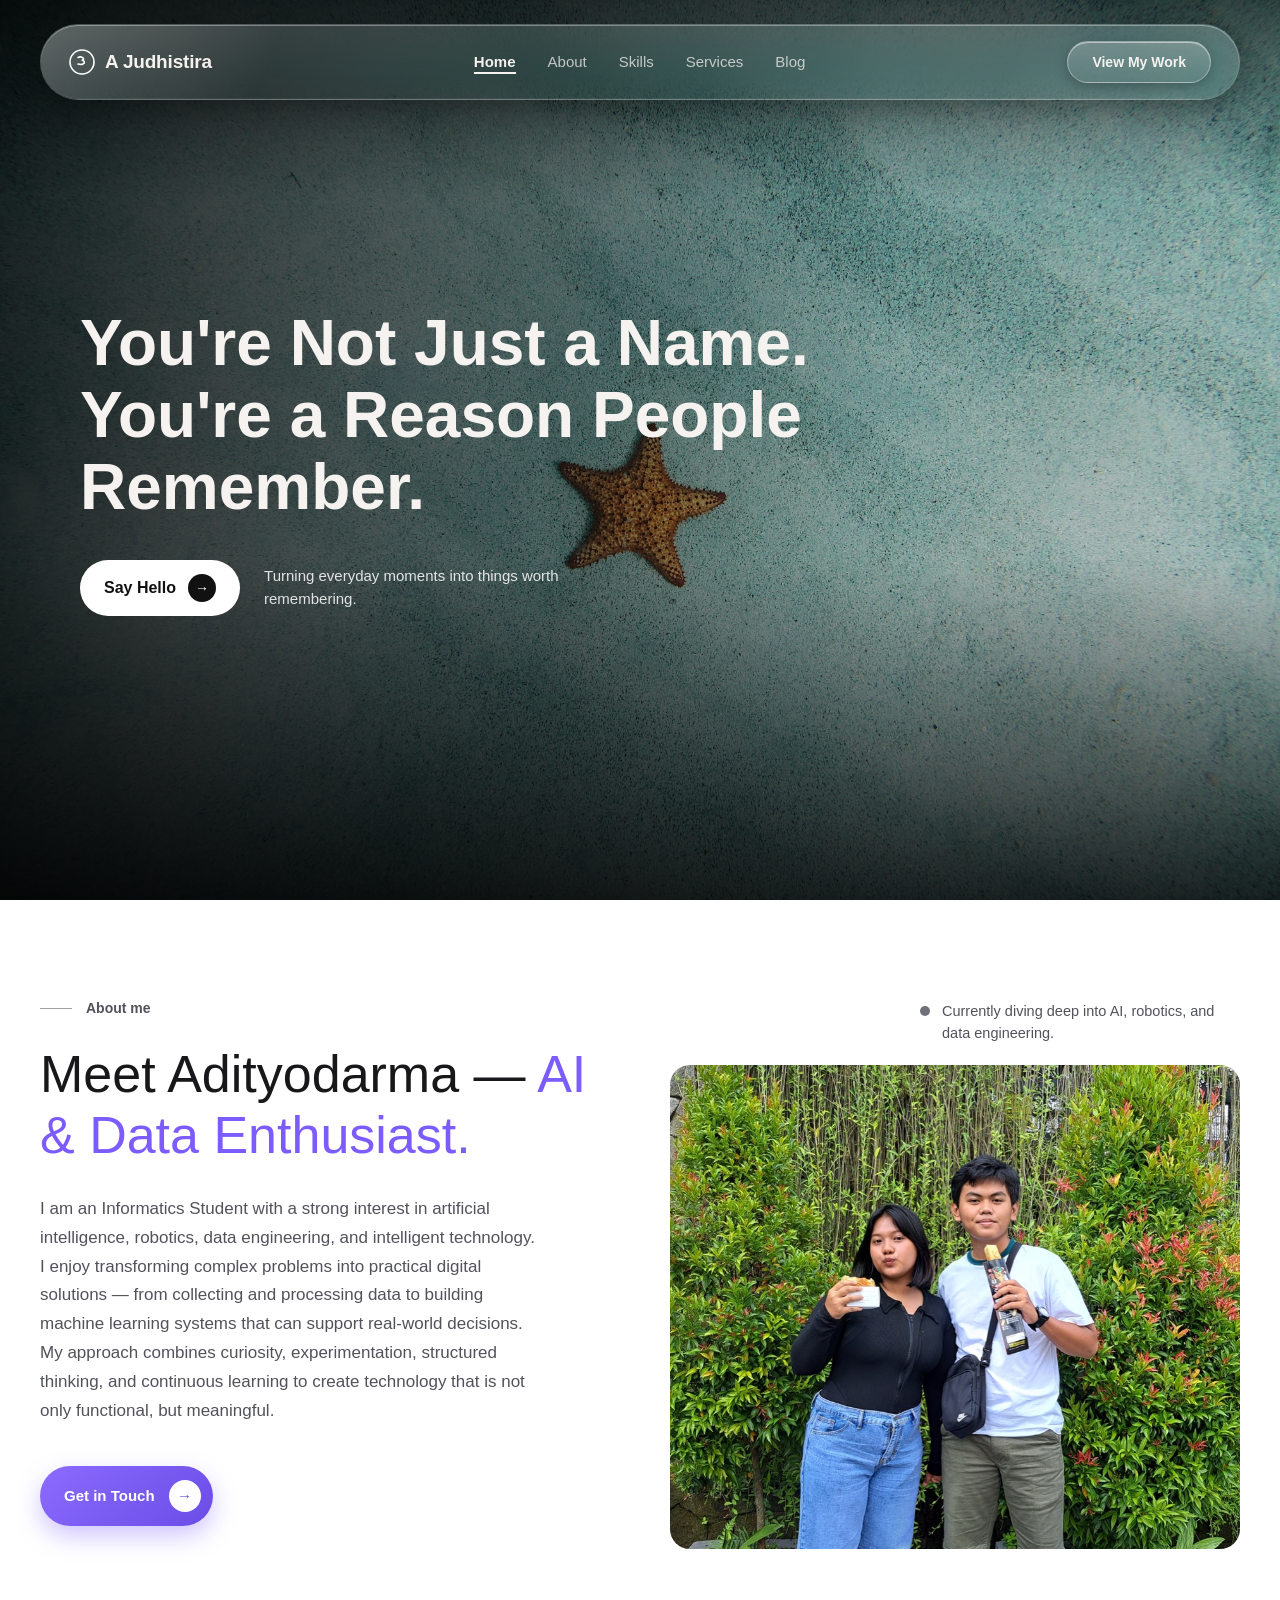
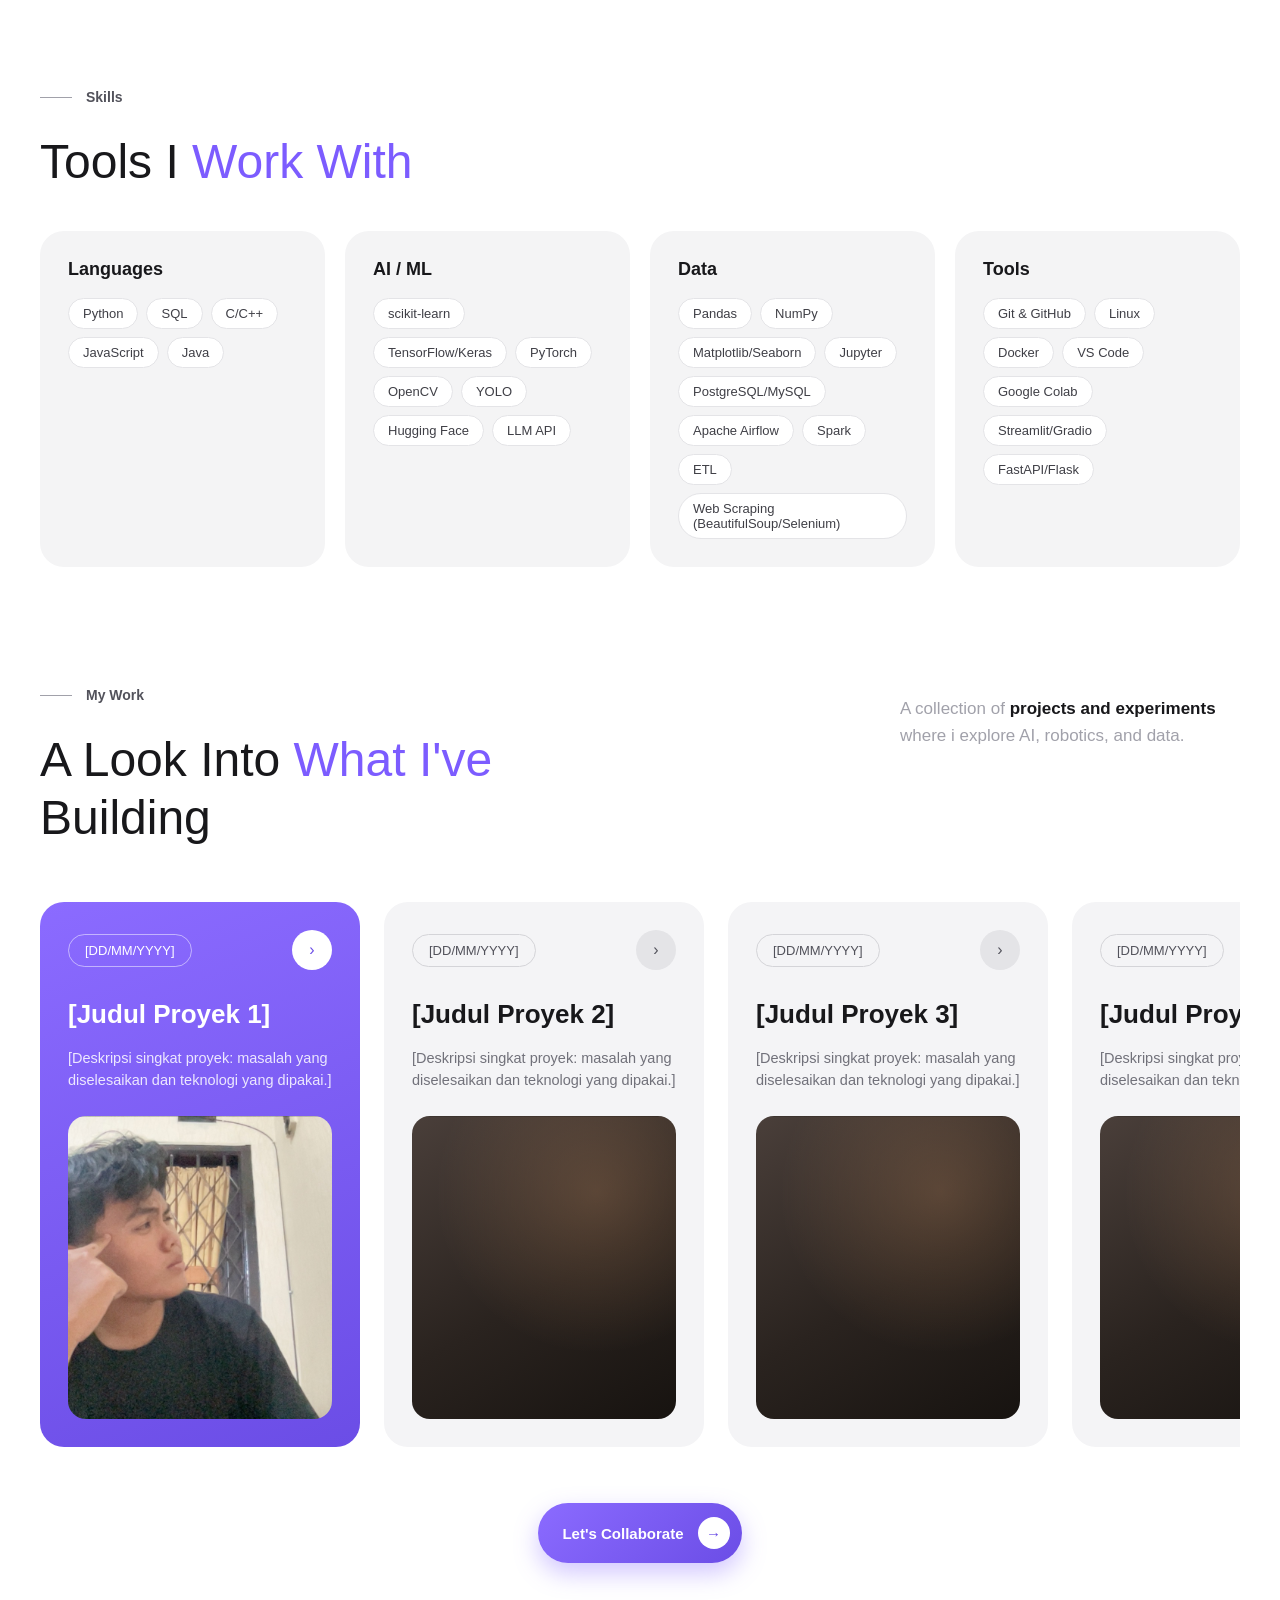
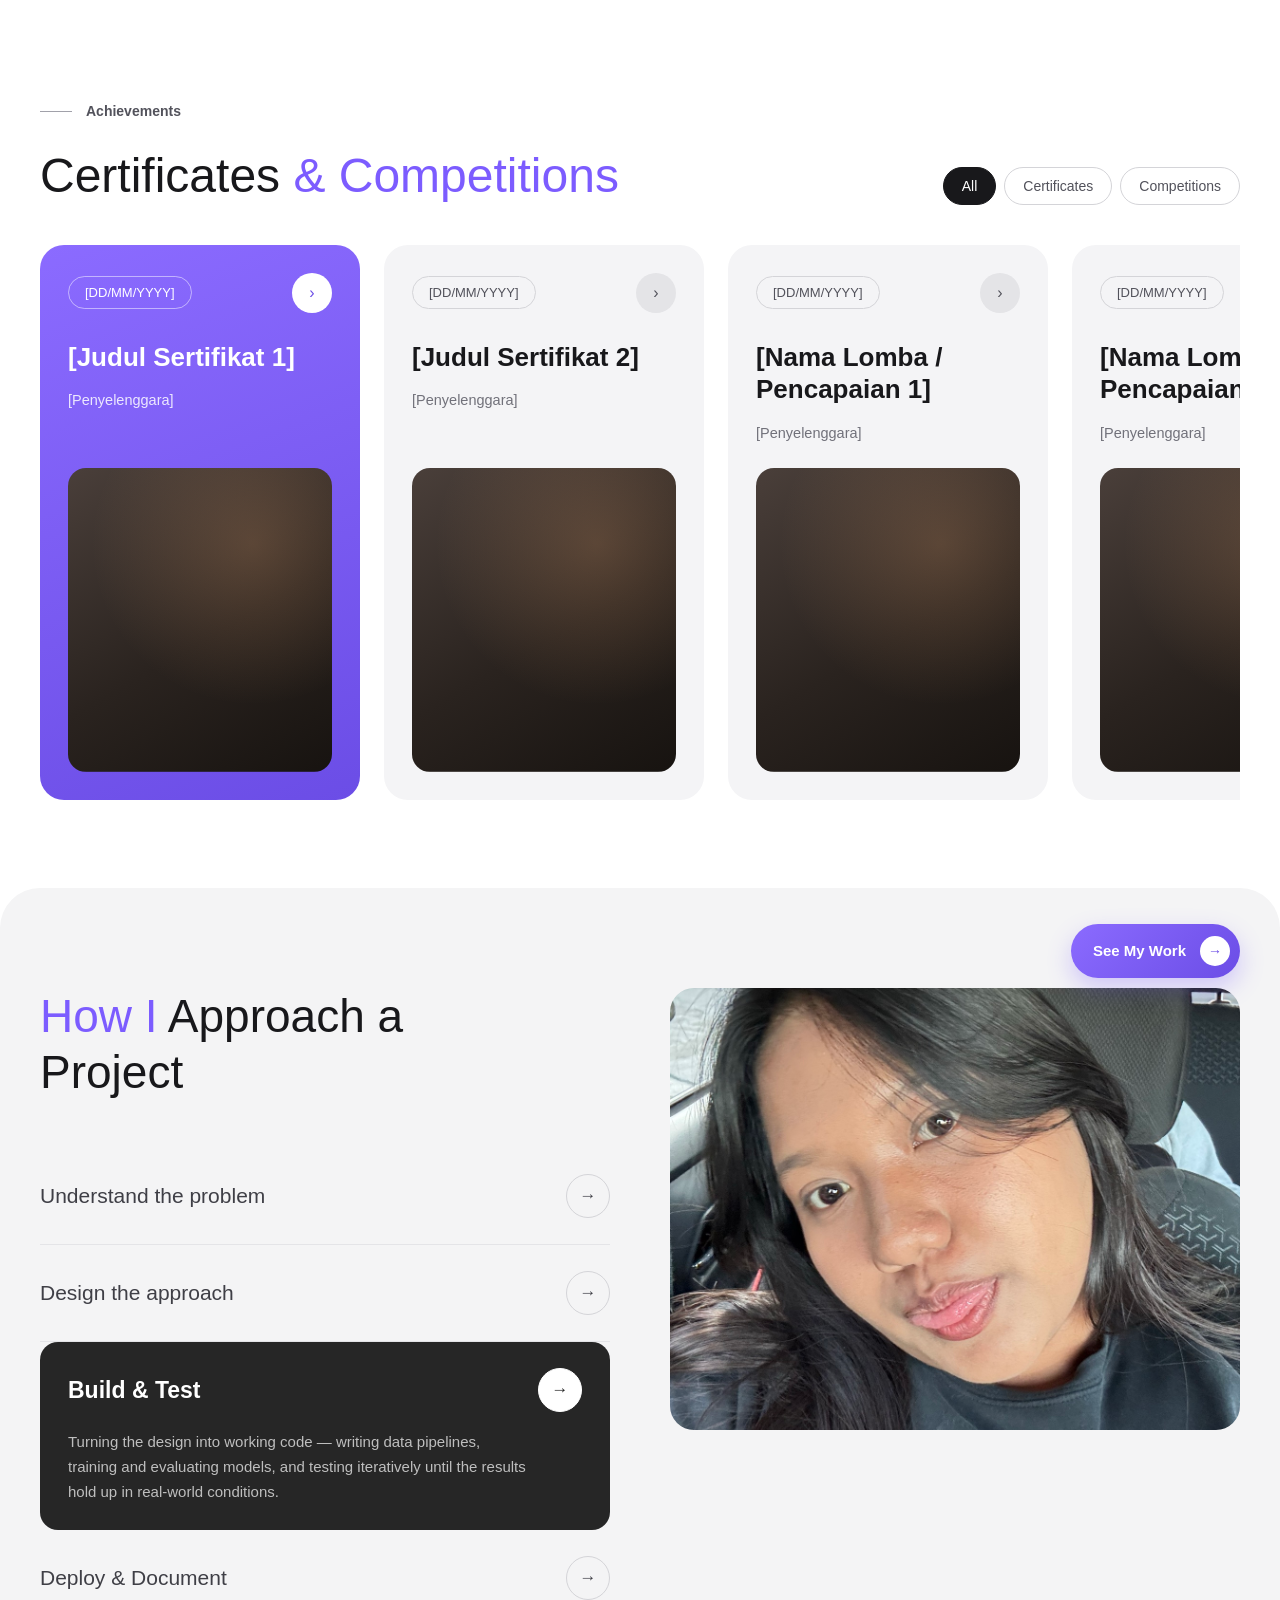
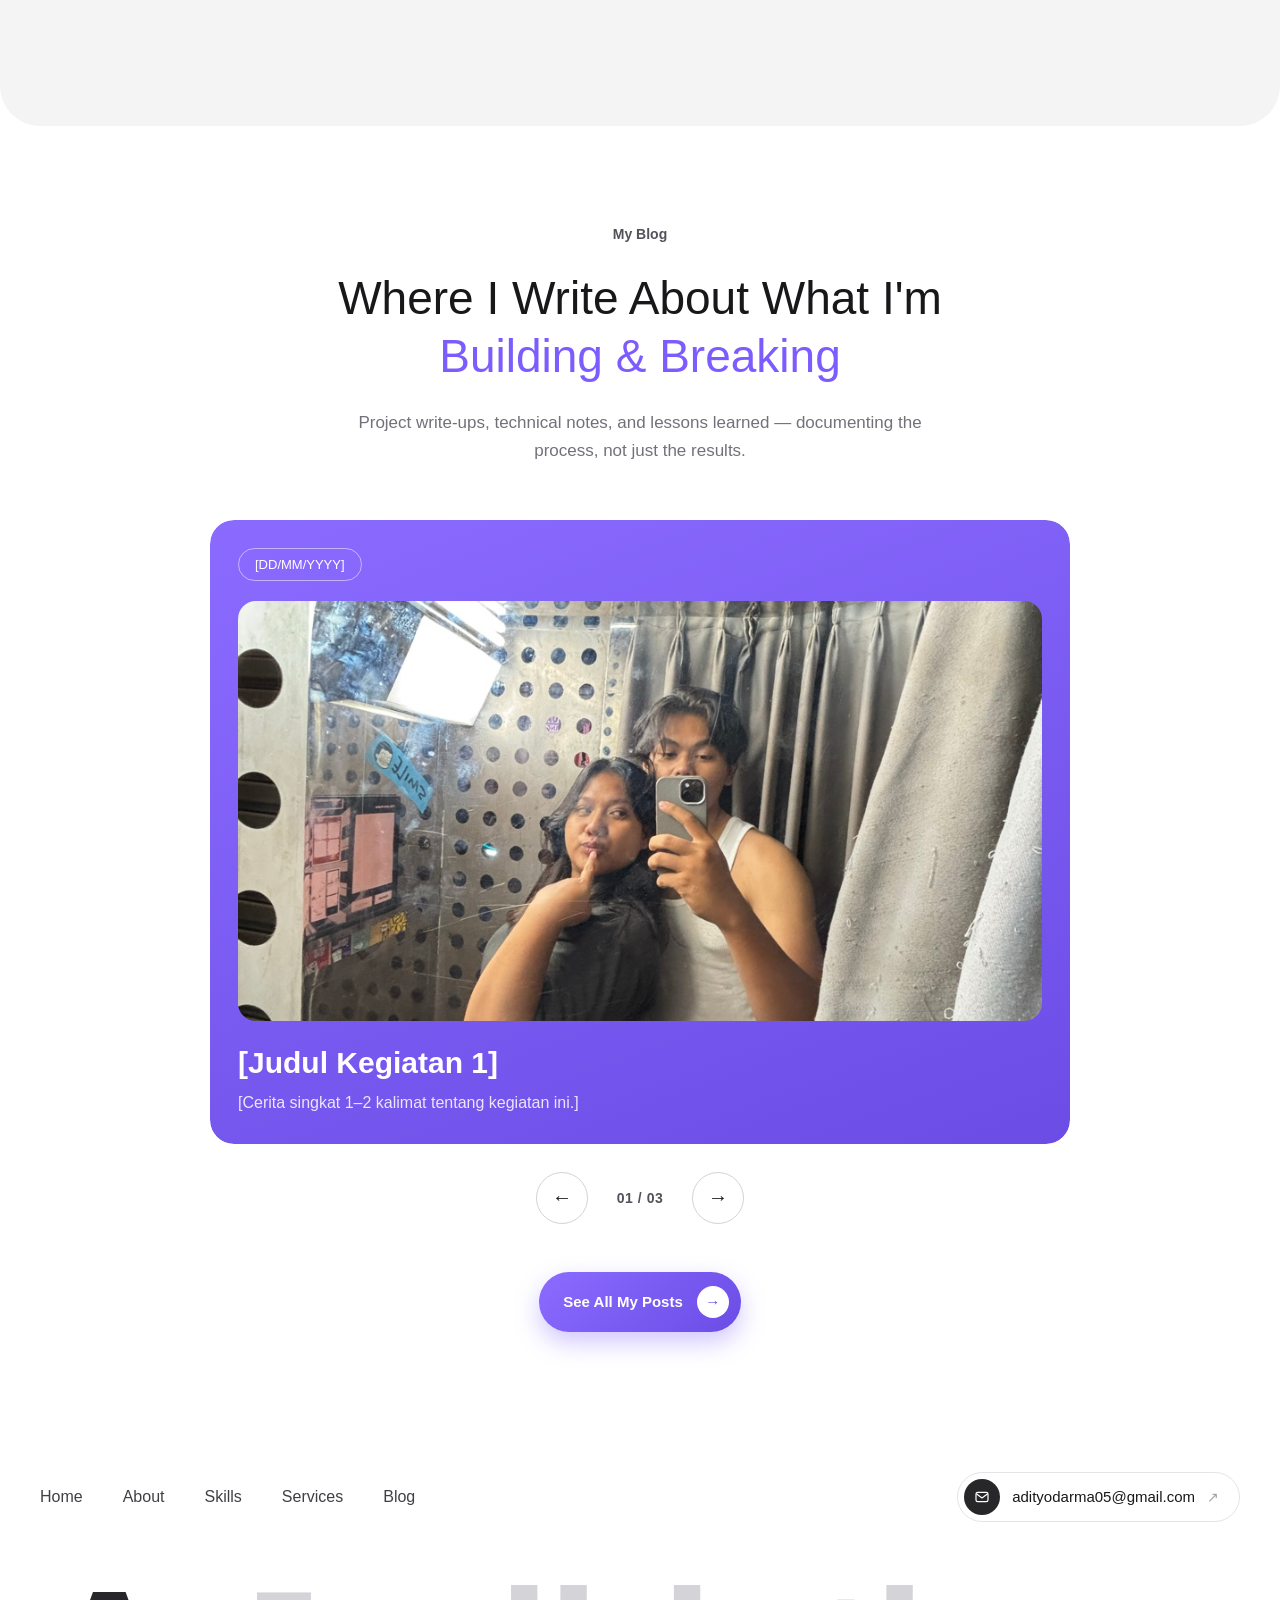
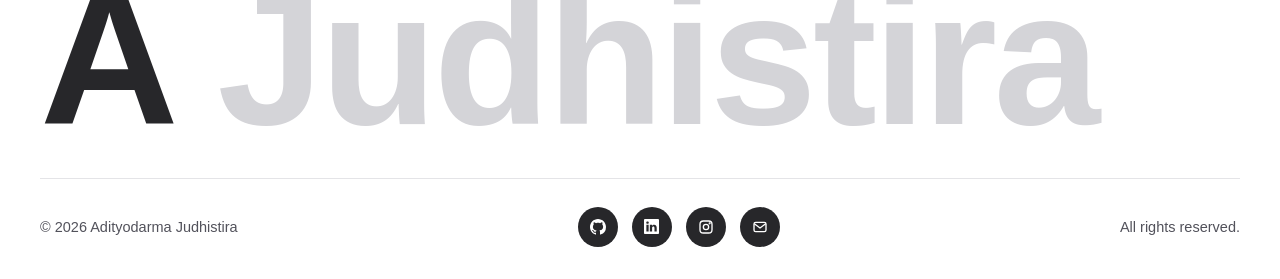
<file: index.html>
<!DOCTYPE html>
<html lang="id">

<head>
  <meta charset="UTF-8">
  <meta name="viewport" content="width=device-width, initial-scale=1.0">
  <title>Adityodarma Judhistira | Portofolio</title>
  <meta name="description"
    content="Portofolio Adityodarma Judhistira — mahasiswa Informatika dengan minat di AI, robotika, dan data engineering.">
  <meta name="author" content="Adityodarma Judhistira">
  <meta name="theme-color" content="#1f2a2a">
  <link rel="canonical" href="https://adityodarma.github.io/Portofolio/">

  <!-- Open Graph / preview link (WhatsApp, LinkedIn, dll) -->
  <meta property="og:type" content="website">
  <meta property="og:url" content="https://adityodarma.github.io/Portofolio/">
  <meta property="og:title" content="Adityodarma Judhistira | Portofolio">
  <meta property="og:description"
    content="Mahasiswa Informatika — AI, robotika, dan data engineering. Lihat proyek dan eksperimen saya.">
  <meta property="og:image" content="https://adityodarma.github.io/Portofolio/assets/images/og-image.jpg">
  <meta property="og:image:width" content="1200">
  <meta property="og:image:height" content="630">
  <meta name="twitter:card" content="summary_large_image">

  <link rel="icon" href="assets/favicon.svg" type="image/svg+xml">
  <link rel="stylesheet" href="css/style.css">
</head>

<body>

  <!-- ================= HERO ================= -->
  <section class="hero" id="home" data-nav-theme="dark">
    <div class="hero-bg"></div>
    <div class="hero-overlay"></div>

    <div class="navbar-wrap">
      <nav class="navbar">
        <div class="brand">
          <svg width="26" height="26" viewBox="0 0 26 26" fill="none" xmlns="http://www.w3.org/2000/svg">
            <circle cx="13" cy="13" r="12" stroke="white" stroke-width="1.6" />
            <path d="M9 8.5C9 8.5 11 7.5 13 8.2C15 8.9 15 10.8 13.2 11.3C15.6 11.6 16.2 14 14 15C12 15.9 9 15 9 15"
              stroke="white" stroke-width="1.6" stroke-linecap="round" stroke-linejoin="round" fill="none" />
          </svg>
          A Judhistira
        </div>
        <div class="nav-links">
          <a href="#home" class="active">Home</a>
          <a href="#about">About</a>
          <a href="#skills">Skills</a>
          <a href="#services">Services</a>
          <a href="#blog">Blog</a>
        </div>
        <a href="#services" class="cta-glass">View My Work</a>
        <button class="hamburger" id="hamburgerBtn" aria-label="Menu" aria-controls="mobileNav" aria-expanded="false">
          <span></span><span></span><span></span>
        </button>
      </nav>
    </div>

    <!-- Mobile Nav Overlay -->
    <div class="nav-mobile" id="mobileNav">
      <a href="#home">Home</a>
      <a href="#about">About</a>
      <a href="#skills">Skills</a>
      <a href="#services">Services</a>
      <a href="#blog">Blog</a>
      <a href="#services">View My Work</a>
    </div>

    <div class="hero-content">
      <h1>You're Not Just a Name.<br>You're a Reason People Remember.</h1>
      <div class="hero-cta-row">
        <a href="#contact" class="btn-white">Say Hello <span class="arrow">→</span></a>
        <p class="hero-sub">Turning everyday moments into things worth remembering.</p>
      </div>
    </div>
  </section>

  <!-- ================= ABOUT ================= -->
  <section class="about" id="about" data-nav-theme="light">
    <div class="left reveal">
      <div class="eyebrow"><span class="line"></span><span>About me</span></div>

      <h2 class="about-title">Meet Adityodarma — <span class="accent">AI & Data Enthusiast.</span></h2>

      <p class="lead">
        I am an Informatics Student with a strong interest in artificial intelligence, robotics, data engineering, and
        intelligent technology. I enjoy transforming complex problems into practical digital solutions — from collecting
        and processing data to
        building machine learning systems that can support real-world decisions. My approach combines curiosity,
        experimentation, structured thinking, and continuous learning to create
        technology that is not only functional, but meaningful.
      </p>

      <a href="#contact" class="btn-primary">Get in Touch <span class="arrow">→</span></a>
    </div>

    <div class="right">
      <div class="top-note">
        <span class="dot"></span>
        <p>Currently diving deep into AI, robotics, and data engineering.</p>
      </div>

      <div class="media-wrap">
        <div class="main-photo" style="background-image: url(assets/images/about-main.jpg);"></div>

      </div>
    </div>
  </section>

  <!-- ================= SKILLS ================= -->
  <section class="skills" id="skills" data-nav-theme="light">
    <div class="skills-header">
      <div class="eyebrow"><span class="line"></span><span>Skills</span></div>
      <h2 class="skills-title">Tools I <span class="accent">Work With</span></h2>
    </div>

    <div class="skills-grid">
      <div class="skill-group">
        <h3>Languages</h3>
        <ul class="skill-tags">
          <li>Python</li>
          <li>SQL</li>
          <li>C/C++</li>
          <li>JavaScript</li>
          <li>Java</li>
        </ul>
      </div>

      <div class="skill-group">
        <h3>AI / ML</h3>
        <ul class="skill-tags">
          <li>scikit-learn</li>
          <li>TensorFlow/Keras</li>
          <li>PyTorch</li>
          <li>OpenCV</li>
          <li>YOLO</li>
          <li>Hugging Face</li>
          <li>LLM API</li>
        </ul>
      </div>

      <div class="skill-group">
        <h3>Data</h3>
        <ul class="skill-tags">
          <li>Pandas</li>
          <li>NumPy</li>
          <li>Matplotlib/Seaborn</li>
          <li>Jupyter</li>
          <li>PostgreSQL/MySQL</li>
          <li>Apache Airflow</li>
          <li>Spark</li>
          <li>ETL</li>
          <li>Web Scraping (BeautifulSoup/Selenium)</li>
        </ul>
      </div>

      <div class="skill-group">
        <h3>Tools</h3>
        <ul class="skill-tags">
          <li>Git &amp; GitHub</li>
          <li>Linux</li>
          <li>Docker</li>
          <li>VS Code</li>
          <li>Google Colab</li>
          <li>Streamlit/Gradio</li>
          <li>FastAPI/Flask</li>
        </ul>
      </div>
    </div>
  </section>

  <!-- ================= SERVICES ================= -->
  <section class="services" id="services" data-nav-theme="light">
    <div class="services-header">
      <div>
        <div class="eyebrow"><span class="line"></span><span>My Work</span></div>
        <h2 class="services-title">A Look Into <span class="accent"> What I've</span><br>Building</h2>
      </div>

      <p class="header-note">
        A collection of <b>projects and experiments</b> where i explore AI, robotics, and data.
      </p>
    </div>

    <!--
      CARA MENAMBAH PROYEK: salin satu blok <div class="card plain"> di bawah (kartu pertama "primary" = kartu ungu sorotan).
      Foto: ganti <div class="card-photo"></div> menjadi
            <div class="card-photo" style="background-image: url('assets/images/NAMA-FILE.jpg');"></div>
      Teks [dalam kurung siku] hanya placeholder — ganti sebelum deploy.
    -->
    <div class="cards-scroll">
      <div class="card primary">
        <div class="card-top"><span class="date-pill">[DD/MM/YYYY]</span><span class="arrow-btn">›</span></div>
        <h3>[Judul Proyek 1]</h3>
        <p class="desc">[Deskripsi singkat proyek: masalah yang diselesaikan dan teknologi yang dipakai.]</p>
        <div class="card-photo" style="background-image: url('assets/images/service-1.jpg');"></div>
      </div>

      <div class="card plain">
        <div class="card-top"><span class="date-pill">[DD/MM/YYYY]</span><span class="arrow-btn">›</span></div>
        <h3>[Judul Proyek 2]</h3>
        <p class="desc">[Deskripsi singkat proyek: masalah yang diselesaikan dan teknologi yang dipakai.]</p>
        <div class="card-photo"></div>
      </div>

      <div class="card plain">
        <div class="card-top"><span class="date-pill">[DD/MM/YYYY]</span><span class="arrow-btn">›</span></div>
        <h3>[Judul Proyek 3]</h3>
        <p class="desc">[Deskripsi singkat proyek: masalah yang diselesaikan dan teknologi yang dipakai.]</p>
        <div class="card-photo"></div>
      </div>

      <div class="card plain">
        <div class="card-top"><span class="date-pill">[DD/MM/YYYY]</span><span class="arrow-btn">›</span></div>
        <h3>[Judul Proyek 4]</h3>
        <p class="desc">[Deskripsi singkat proyek: masalah yang diselesaikan dan teknologi yang dipakai.]</p>
        <div class="card-photo"></div>
      </div>
    </div>

    <div class="cta-row">
      <a href="mailto:adityodarma05@gmail.com?subject=Hello%20from%20your%20portfolio" class="btn-primary">Let's Collaborate <span class="arrow">→</span></a>
    </div>
  </section>

  <!-- ================= ACHIEVEMENTS ================= -->
  <!--
    CARA MENAMBAH ITEM: salin satu blok <div class="card plain" ...> di bawah (struktur sama dengan kartu My Work), lalu ubah:
      - data-category → "sertifikat" atau "lomba" (dipakai tombol filter)
      - date-pill, h3, desc → tanggal, judul, penyelenggara
      - card-photo → isi style="background-image: url('assets/images/NAMA-FILE.jpg');" kalau ada gambar
      - Kalau ada link sertifikat, bungkus <span class="arrow-btn">›</span> dengan <a href="URL" target="_blank" rel="noopener"> dan pindahkan class arrow-btn ke <a>
    Teks [dalam kurung siku] hanya placeholder — ganti atau hapus sebelum deploy.
  -->
  <section class="achievements" id="achievements" data-nav-theme="light">
    <div class="ach-header">
      <div>
        <div class="eyebrow"><span class="line"></span><span>Achievements</span></div>
        <h2 class="ach-title">Certificates <span class="accent">&amp; Competitions</span></h2>
      </div>

      <div class="ach-filters" role="group" aria-label="Filter achievements">
        <button type="button" class="ach-filter active" data-filter="all">All</button>
        <button type="button" class="ach-filter" data-filter="sertifikat">Certificates</button>
        <button type="button" class="ach-filter" data-filter="lomba">Competitions</button>
      </div>
    </div>

    <div class="cards-scroll">
      <div class="card primary" data-category="sertifikat">
        <div class="card-top"><span class="date-pill">[DD/MM/YYYY]</span><span class="arrow-btn">›</span></div>
        <h3>[Judul Sertifikat 1]</h3>
        <p class="desc">[Penyelenggara]</p>
        <div class="card-photo"></div>
      </div>

      <div class="card plain" data-category="sertifikat">
        <div class="card-top"><span class="date-pill">[DD/MM/YYYY]</span><span class="arrow-btn">›</span></div>
        <h3>[Judul Sertifikat 2]</h3>
        <p class="desc">[Penyelenggara]</p>
        <div class="card-photo"></div>
      </div>

      <div class="card plain" data-category="lomba">
        <div class="card-top"><span class="date-pill">[DD/MM/YYYY]</span><span class="arrow-btn">›</span></div>
        <h3>[Nama Lomba / Pencapaian 1]</h3>
        <p class="desc">[Penyelenggara]</p>
        <div class="card-photo"></div>
      </div>

      <div class="card plain" data-category="lomba">
        <div class="card-top"><span class="date-pill">[DD/MM/YYYY]</span><span class="arrow-btn">›</span></div>
        <h3>[Nama Lomba / Pencapaian 2]</h3>
        <p class="desc">[Penyelenggara]</p>
        <div class="card-photo"></div>
      </div>
    </div>
  </section>

  <!-- ================= PROCESS ================= -->
  <section class="process" data-nav-theme="light">
    <div class="left">
      <h2 class="process-title"><span class="accent">How I</span> Approach a Project</h2>

      <div class="accordion-item">
        <div class="row">
          <span class="title">Understand the problem</span>
          <span class="arrow-circle">→</span>
        </div>
      </div>

      <div class="accordion-item">
        <div class="row">
          <span class="title">Design the approach</span>
          <span class="arrow-circle">→</span>
        </div>
      </div>

      <div class="accordion-item active">
        <div class="row">
          <span class="title">Build & Test</span>
          <span class="arrow-circle">→</span>
        </div>
        <p class="desc">
          Turning the design into working code — writing data pipelines, training and
          evaluating models, and testing iteratively until the results hold up in
          real-world conditions.
        </p>
      </div>

      <div class="accordion-item" style="border-bottom: none;">
        <div class="row">
          <span class="title">Deploy & Document</span>
          <span class="arrow-circle">→</span>
        </div>
      </div>
    </div>

    <div class="right">
      <a href="#contact" class="learn-more">See My Work <span class="arrow">→</span></a>
      <div class="process-photo" style="background-image: url(assets/images/process.jpg);"></div>
    </div>
  </section>

  <!-- ================= BLOG ================= -->
  <section class="blog" id="blog" data-nav-theme="light">
    <div class="blog-header">
      <div class="eyebrow" style="justify-content:center;"><span>My Blog</span></div>
      <h2 class="blog-title">Where I Write About What I'm <span class="accent">Building & Breaking</span>
      </h2>
      <p class="sub">
        Project write-ups, technical notes, and lessons learned — documenting the process, not just the results.
      </p>
    </div>

    <!--
      CARA MENAMBAH KEGIATAN: salin satu blok <div class="card plain blog-slide"> di bawah (urutan: tanggal, foto, judul, cerita).
      Foto: <div class="card-photo" style="background-image: url('assets/images/NAMA-FILE.jpg');"></div>
      Counter "01 / 03" dan tombol panah menyesuaikan jumlah slide otomatis.
      Teks [dalam kurung siku] hanya placeholder — ganti sebelum deploy.
    -->
    <div class="blog-carousel" id="blogCarousel">
      <div class="blog-viewport">
        <div class="blog-track">
        <div class="card primary blog-slide">
          <span class="date-pill">[DD/MM/YYYY]</span>
          <div class="card-photo" style="background-image: url('assets/images/blog-1.jpg');"></div>
          <h3>[Judul Kegiatan 1]</h3>
          <p class="desc">[Cerita singkat 1–2 kalimat tentang kegiatan ini.]</p>
        </div>

        <div class="card plain blog-slide">
          <span class="date-pill">[DD/MM/YYYY]</span>
          <div class="card-photo"></div>
          <h3>[Judul Kegiatan 2]</h3>
          <p class="desc">[Cerita singkat 1–2 kalimat tentang kegiatan ini.]</p>
        </div>

        <div class="card plain blog-slide">
          <span class="date-pill">[DD/MM/YYYY]</span>
          <div class="card-photo"></div>
          <h3>[Judul Kegiatan 3]</h3>
          <p class="desc">[Cerita singkat 1–2 kalimat tentang kegiatan ini.]</p>
        </div>
        </div>
      </div>

      <div class="blog-controls">
        <button type="button" class="blog-nav" id="blogPrev" aria-label="Previous post">←</button>
        <span class="blog-counter" id="blogCounter" aria-live="polite">01 / 03</span>
        <button type="button" class="blog-nav" id="blogNext" aria-label="Next post">→</button>
      </div>
    </div>

    <div class="cta-row">
      <a href="blog.html" class="btn-primary">See All My Posts <span class="arrow">→</span></a>
    </div>
  </section>

  <!-- ================= FOOTER ================= -->
  <footer id="contact" data-nav-theme="light">
    <div class="footer-nav">
      <div class="nav-links2">
        <a href="#home">Home</a>
        <a href="#about">About</a>
        <a href="#skills">Skills</a>
        <a href="#services">Services</a>
        <a href="#blog">Blog</a>
      </div>
      <a href="mailto:adityodarma05@gmail.com?subject=Hello%20from%20your%20portfolio"
        class="contact-pill">
        <span class="contact-icon" aria-hidden="true">
          <svg width="16" height="16" viewBox="0 0 24 24" fill="none" stroke="currentColor" stroke-width="1.8" stroke-linecap="round" stroke-linejoin="round">
            <rect x="3" y="5" width="18" height="14" rx="2.5" />
            <path d="m4 7.5 8 6 8-6" />
          </svg>
        </span>
        <span class="contact-text">adityodarma05@gmail.com</span>
        <span class="contact-arrow" aria-hidden="true">↗</span>
      </a>
    </div>

    <div class="brand-huge">
      <span class="dark">A</span> <span class="light">Judhistira</span>
    </div>

    <hr>

    <div class="bottom-bar">
      <div class="bottom-left">
        <span>&copy; 2026 Adityodarma Judhistira</span>
      </div>

      <div class="socials">
        <a href="https://github.com/AdityoDarma" target="_blank" rel="noopener" aria-label="GitHub">
          <svg width="16" height="16" viewBox="0 0 16 16" fill="currentColor" aria-hidden="true">
            <path d="M8 0C3.58 0 0 3.58 0 8c0 3.54 2.29 6.53 5.47 7.59.4.07.55-.17.55-.38 0-.19-.01-.82-.01-1.49-2.01.37-2.53-.49-2.69-.94-.09-.23-.48-.94-.82-1.13-.28-.15-.68-.52-.01-.53.63-.01 1.08.58 1.23.82.72 1.21 1.87.87 2.33.66.07-.52.28-.87.51-1.07-1.78-.2-3.64-.89-3.64-3.95 0-.87.31-1.59.82-2.15-.08-.2-.36-1.02.08-2.12 0 0 .67-.21 2.2.82.64-.18 1.32-.27 2-.27.68 0 1.36.09 2 .27 1.53-1.04 2.2-.82 2.2-.82.44 1.1.16 1.92.08 2.12.51.56.82 1.27.82 2.15 0 3.07-1.87 3.75-3.65 3.95.29.25.54.73.54 1.48 0 1.07-.01 1.93-.01 2.2 0 .21.15.46.55.38A8.013 8.013 0 0016 8c0-4.42-3.58-8-8-8z"/>
          </svg>
        </a>
        <a href="https://www.linkedin.com/in/adityodarma-judhistira-278b33277/" target="_blank" rel="noopener" aria-label="LinkedIn">
          <svg width="15" height="15" viewBox="0 0 16 16" fill="currentColor" aria-hidden="true">
            <path d="M0 1.15C0 .52.52 0 1.17 0h13.66C15.48 0 16 .52 16 1.15v13.7c0 .63-.52 1.15-1.17 1.15H1.17C.52 16 0 15.48 0 14.85V1.15zm4.94 12.24V6.17H2.54v7.22h2.4zM3.74 5.18c.84 0 1.36-.55 1.36-1.25-.02-.71-.52-1.25-1.34-1.25-.82 0-1.36.54-1.36 1.25 0 .7.52 1.25 1.33 1.25h.01zm4.91 8.21V9.36c0-.22.02-.43.08-.58.17-.43.57-.88 1.23-.88.87 0 1.21.66 1.21 1.63v3.86h2.4V9.25c0-2.22-1.18-3.25-2.76-3.25-1.27 0-1.84.7-2.16 1.19v.02h-.02l.02-.02V6.17h-2.4c.03.68 0 7.22 0 7.22h2.4z"/>
          </svg>
        </a>
        <a href="https://www.instagram.com/a.drma/" target="_blank" rel="noopener" aria-label="Instagram">
          <svg width="16" height="16" viewBox="0 0 24 24" fill="none" stroke="currentColor" stroke-width="2" stroke-linecap="round" stroke-linejoin="round" aria-hidden="true">
            <rect x="3" y="3" width="18" height="18" rx="5" />
            <circle cx="12" cy="12" r="4" />
            <circle cx="17.5" cy="6.5" r="0.6" fill="currentColor" />
          </svg>
        </a>
        <a href="mailto:adityodarma05@gmail.com?subject=Hello%20from%20your%20portfolio" aria-label="Email">
          <svg width="16" height="16" viewBox="0 0 24 24" fill="none" stroke="currentColor" stroke-width="2" stroke-linecap="round" stroke-linejoin="round" aria-hidden="true">
            <rect x="3" y="5" width="18" height="14" rx="2.5" />
            <path d="m4 7.5 8 6 8-6" />
          </svg>
        </a>
      </div>

      <div class="bottom-right">
        <span>All rights reserved.</span>
      </div>
    </div>
  </footer>

  <script src="js/main.js"></script>
</body>

</html>
</file>
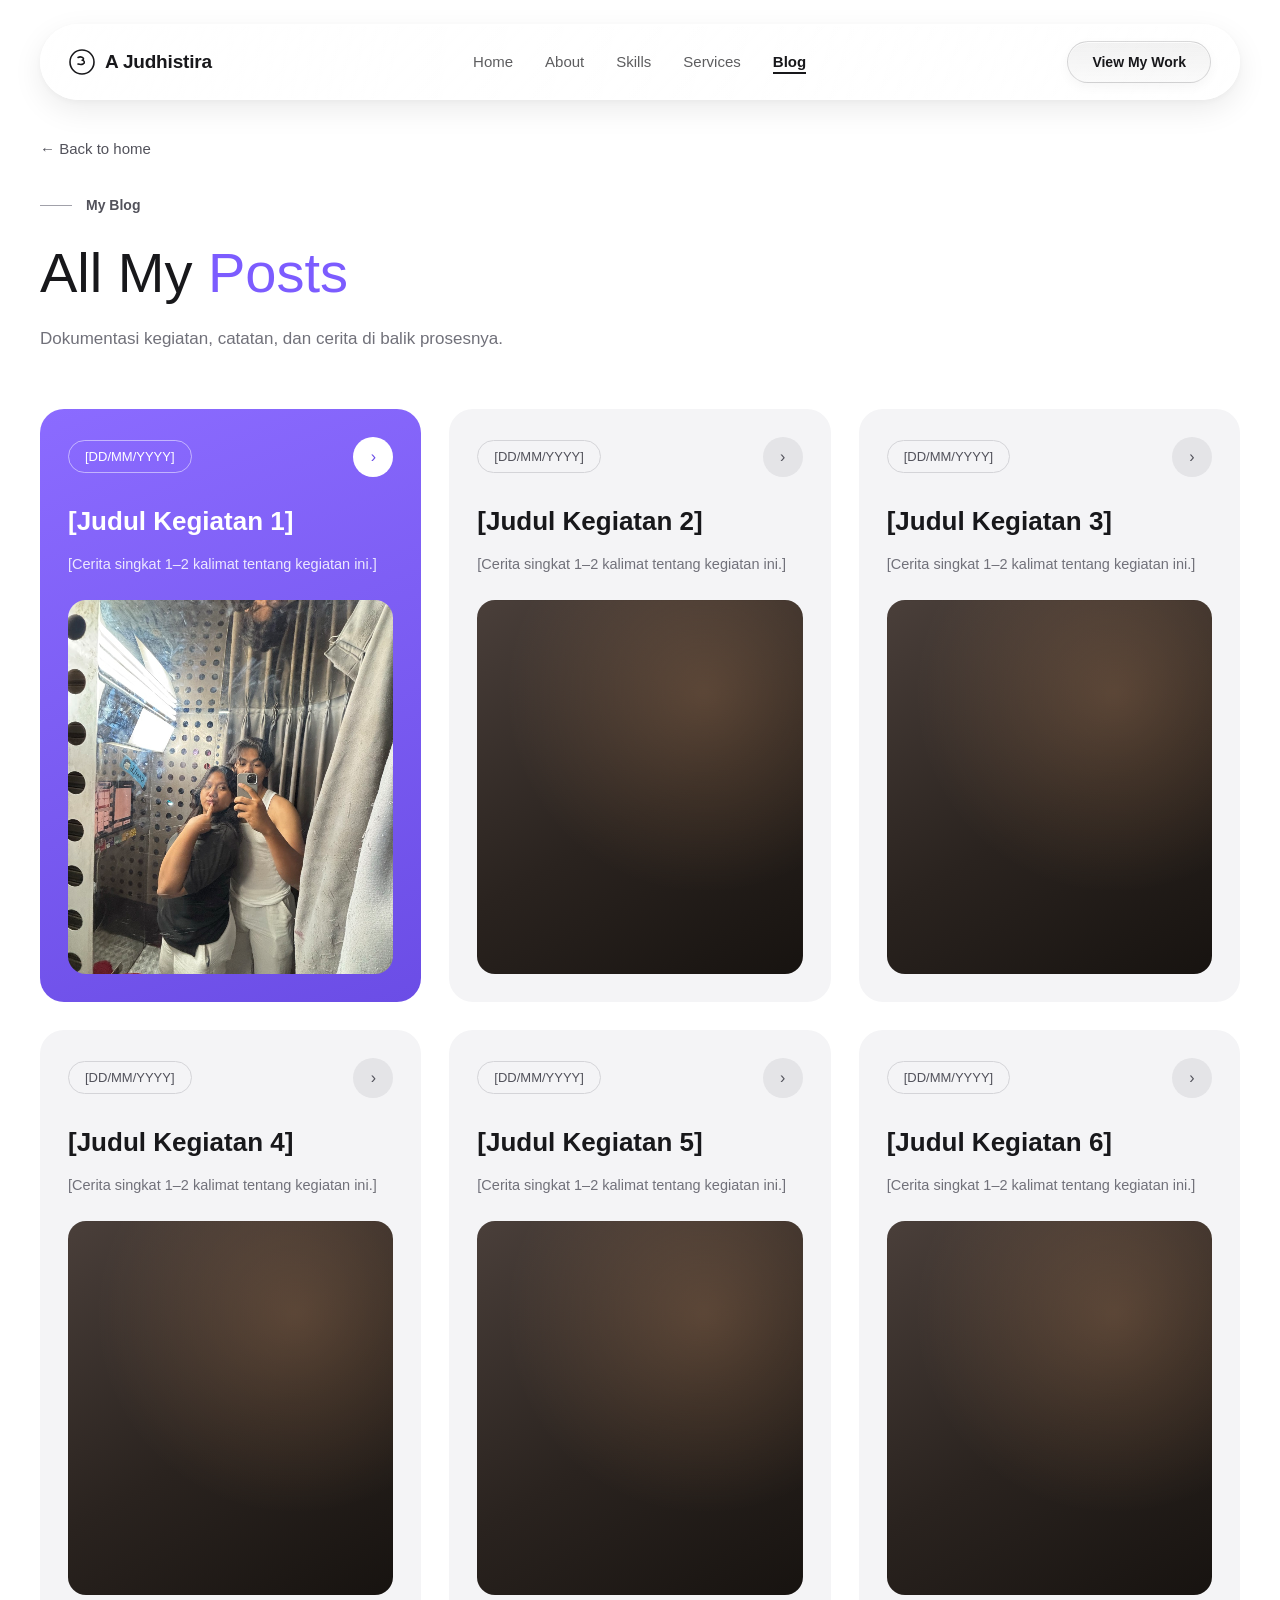
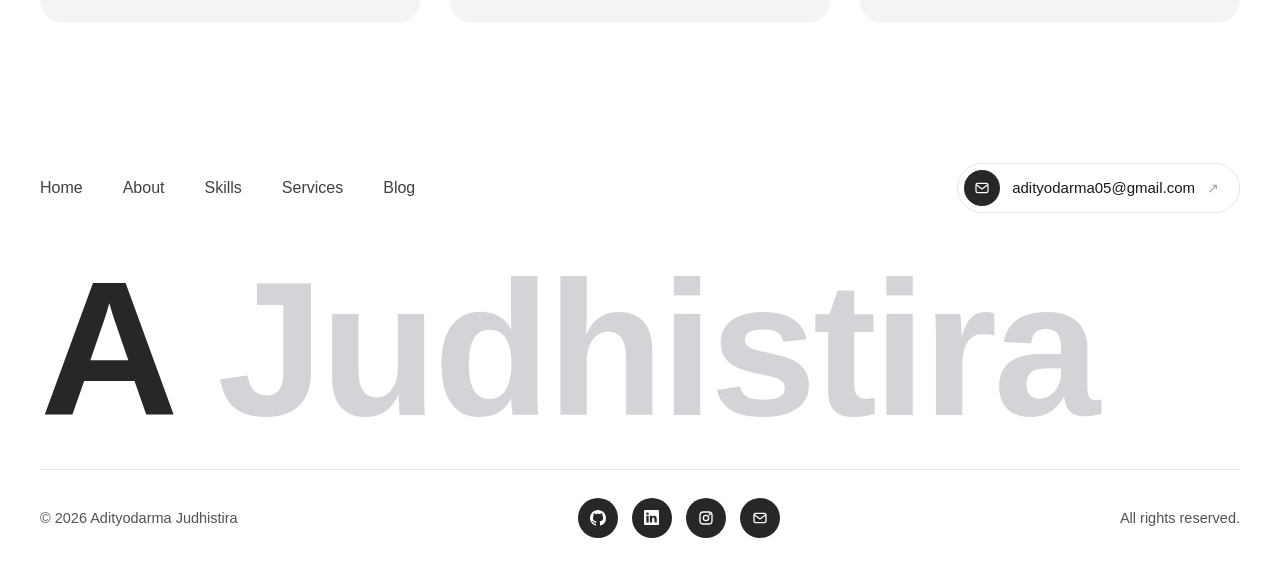
<file: blog.html>
<!DOCTYPE html>
<html lang="id">

<head>
  <meta charset="UTF-8">
  <meta name="viewport" content="width=device-width, initial-scale=1.0">
  <title>Blog | Adityodarma Judhistira</title>
  <meta name="description" content="Semua tulisan dan dokumentasi kegiatan Adityodarma Judhistira.">
  <meta name="author" content="Adityodarma Judhistira">
  <link rel="canonical" href="https://adityodarma.github.io/Portofolio/blog.html">

  <meta property="og:type" content="website">
  <meta property="og:url" content="https://adityodarma.github.io/Portofolio/blog.html">
  <meta property="og:title" content="Blog | Adityodarma Judhistira">
  <meta property="og:description" content="Semua tulisan dan dokumentasi kegiatan Adityodarma Judhistira.">
  <meta property="og:image" content="https://adityodarma.github.io/Portofolio/assets/images/og-image.jpg">
  <meta name="twitter:card" content="summary_large_image">

  <link rel="icon" href="assets/favicon.svg" type="image/svg+xml">
  <link rel="stylesheet" href="css/style.css">
</head>

<body>

  <div class="navbar-wrap">
      <nav class="navbar">
        <a href="index.html" class="brand" aria-label="Home">
          <svg width="26" height="26" viewBox="0 0 26 26" fill="none" xmlns="http://www.w3.org/2000/svg">
            <circle cx="13" cy="13" r="12" stroke="white" stroke-width="1.6" />
            <path d="M9 8.5C9 8.5 11 7.5 13 8.2C15 8.9 15 10.8 13.2 11.3C15.6 11.6 16.2 14 14 15C12 15.9 9 15 9 15"
              stroke="white" stroke-width="1.6" stroke-linecap="round" stroke-linejoin="round" fill="none" />
          </svg>
          A Judhistira
        </a>
        <div class="nav-links">
          <a href="index.html#home">Home</a>
          <a href="index.html#about">About</a>
          <a href="index.html#skills">Skills</a>
          <a href="index.html#services">Services</a>
          <a href="blog.html" class="active">Blog</a>
        </div>
        <a href="index.html#services" class="cta-glass">View My Work</a>
        <button class="hamburger" id="hamburgerBtn" aria-label="Menu" aria-controls="mobileNav" aria-expanded="false">
          <span></span><span></span><span></span>
        </button>
      </nav>
    </div>

    <!-- Mobile Nav Overlay -->
    <div class="nav-mobile" id="mobileNav">
      <a href="index.html#home">Home</a>
      <a href="index.html#about">About</a>
      <a href="index.html#skills">Skills</a>
      <a href="index.html#services">Services</a>
      <a href="blog.html">Blog</a>
      <a href="index.html#services">View My Work</a>
    </div>

  <!-- ================= ALL POSTS ================= -->
  <!--
    CARA MENAMBAH POST: salin satu blok <article class="card plain"> di bawah (struktur sama dengan kartu My Work).
    Foto: <div class="card-photo" style="background-image: url('assets/images/NAMA-FILE.jpg');"></div>
    Teks [dalam kurung siku] hanya placeholder — ganti atau hapus sebelum deploy.
  -->
  <section class="blog-page" data-nav-theme="light">
    <a href="index.html#blog" class="back-link">← Back to home</a>

    <div class="blog-page-header">
      <div class="eyebrow"><span class="line"></span><span>My Blog</span></div>
      <h1 class="blog-page-title">All My <span class="accent">Posts</span></h1>
      <p class="sub">Dokumentasi kegiatan, catatan, dan cerita di balik prosesnya.</p>
    </div>

    <div class="posts-grid">
      <article class="card primary">
        <div class="card-top"><span class="date-pill">[DD/MM/YYYY]</span><span class="arrow-btn">›</span></div>
        <h3>[Judul Kegiatan 1]</h3>
        <p class="desc">[Cerita singkat 1–2 kalimat tentang kegiatan ini.]</p>
        <div class="card-photo" style="background-image: url('assets/images/blog-1.jpg');"></div>
      </article>

      <article class="card plain">
        <div class="card-top"><span class="date-pill">[DD/MM/YYYY]</span><span class="arrow-btn">›</span></div>
        <h3>[Judul Kegiatan 2]</h3>
        <p class="desc">[Cerita singkat 1–2 kalimat tentang kegiatan ini.]</p>
        <div class="card-photo"></div>
      </article>

      <article class="card plain">
        <div class="card-top"><span class="date-pill">[DD/MM/YYYY]</span><span class="arrow-btn">›</span></div>
        <h3>[Judul Kegiatan 3]</h3>
        <p class="desc">[Cerita singkat 1–2 kalimat tentang kegiatan ini.]</p>
        <div class="card-photo"></div>
      </article>

      <article class="card plain">
        <div class="card-top"><span class="date-pill">[DD/MM/YYYY]</span><span class="arrow-btn">›</span></div>
        <h3>[Judul Kegiatan 4]</h3>
        <p class="desc">[Cerita singkat 1–2 kalimat tentang kegiatan ini.]</p>
        <div class="card-photo"></div>
      </article>

      <article class="card plain">
        <div class="card-top"><span class="date-pill">[DD/MM/YYYY]</span><span class="arrow-btn">›</span></div>
        <h3>[Judul Kegiatan 5]</h3>
        <p class="desc">[Cerita singkat 1–2 kalimat tentang kegiatan ini.]</p>
        <div class="card-photo"></div>
      </article>

      <article class="card plain">
        <div class="card-top"><span class="date-pill">[DD/MM/YYYY]</span><span class="arrow-btn">›</span></div>
        <h3>[Judul Kegiatan 6]</h3>
        <p class="desc">[Cerita singkat 1–2 kalimat tentang kegiatan ini.]</p>
        <div class="card-photo"></div>
      </article>
    </div>
  </section>

  <footer data-nav-theme="light">
    <div class="footer-nav">
      <div class="nav-links2">
        <a href="index.html#home">Home</a>
        <a href="index.html#about">About</a>
        <a href="index.html#skills">Skills</a>
        <a href="index.html#services">Services</a>
        <a href="blog.html">Blog</a>
      </div>
      <a href="mailto:adityodarma05@gmail.com?subject=Hello%20from%20your%20portfolio"
        class="contact-pill">
        <span class="contact-icon" aria-hidden="true">
          <svg width="16" height="16" viewBox="0 0 24 24" fill="none" stroke="currentColor" stroke-width="1.8" stroke-linecap="round" stroke-linejoin="round">
            <rect x="3" y="5" width="18" height="14" rx="2.5" />
            <path d="m4 7.5 8 6 8-6" />
          </svg>
        </span>
        <span class="contact-text">adityodarma05@gmail.com</span>
        <span class="contact-arrow" aria-hidden="true">↗</span>
      </a>
    </div>

    <div class="brand-huge">
      <span class="dark">A</span> <span class="light">Judhistira</span>
    </div>

    <hr>

    <div class="bottom-bar">
      <div class="bottom-left">
        <span>&copy; 2026 Adityodarma Judhistira</span>
      </div>

      <div class="socials">
        <a href="https://github.com/AdityoDarma" target="_blank" rel="noopener" aria-label="GitHub">
          <svg width="16" height="16" viewBox="0 0 16 16" fill="currentColor" aria-hidden="true">
            <path d="M8 0C3.58 0 0 3.58 0 8c0 3.54 2.29 6.53 5.47 7.59.4.07.55-.17.55-.38 0-.19-.01-.82-.01-1.49-2.01.37-2.53-.49-2.69-.94-.09-.23-.48-.94-.82-1.13-.28-.15-.68-.52-.01-.53.63-.01 1.08.58 1.23.82.72 1.21 1.87.87 2.33.66.07-.52.28-.87.51-1.07-1.78-.2-3.64-.89-3.64-3.95 0-.87.31-1.59.82-2.15-.08-.2-.36-1.02.08-2.12 0 0 .67-.21 2.2.82.64-.18 1.32-.27 2-.27.68 0 1.36.09 2 .27 1.53-1.04 2.2-.82 2.2-.82.44 1.1.16 1.92.08 2.12.51.56.82 1.27.82 2.15 0 3.07-1.87 3.75-3.65 3.95.29.25.54.73.54 1.48 0 1.07-.01 1.93-.01 2.2 0 .21.15.46.55.38A8.013 8.013 0 0016 8c0-4.42-3.58-8-8-8z"/>
          </svg>
        </a>
        <a href="https://www.linkedin.com/in/adityodarma-judhistira-278b33277/" target="_blank" rel="noopener" aria-label="LinkedIn">
          <svg width="15" height="15" viewBox="0 0 16 16" fill="currentColor" aria-hidden="true">
            <path d="M0 1.15C0 .52.52 0 1.17 0h13.66C15.48 0 16 .52 16 1.15v13.7c0 .63-.52 1.15-1.17 1.15H1.17C.52 16 0 15.48 0 14.85V1.15zm4.94 12.24V6.17H2.54v7.22h2.4zM3.74 5.18c.84 0 1.36-.55 1.36-1.25-.02-.71-.52-1.25-1.34-1.25-.82 0-1.36.54-1.36 1.25 0 .7.52 1.25 1.33 1.25h.01zm4.91 8.21V9.36c0-.22.02-.43.08-.58.17-.43.57-.88 1.23-.88.87 0 1.21.66 1.21 1.63v3.86h2.4V9.25c0-2.22-1.18-3.25-2.76-3.25-1.27 0-1.84.7-2.16 1.19v.02h-.02l.02-.02V6.17h-2.4c.03.68 0 7.22 0 7.22h2.4z"/>
          </svg>
        </a>
        <a href="https://www.instagram.com/a.drma/" target="_blank" rel="noopener" aria-label="Instagram">
          <svg width="16" height="16" viewBox="0 0 24 24" fill="none" stroke="currentColor" stroke-width="2" stroke-linecap="round" stroke-linejoin="round" aria-hidden="true">
            <rect x="3" y="3" width="18" height="18" rx="5" />
            <circle cx="12" cy="12" r="4" />
            <circle cx="17.5" cy="6.5" r="0.6" fill="currentColor" />
          </svg>
        </a>
        <a href="mailto:adityodarma05@gmail.com?subject=Hello%20from%20your%20portfolio" aria-label="Email">
          <svg width="16" height="16" viewBox="0 0 24 24" fill="none" stroke="currentColor" stroke-width="2" stroke-linecap="round" stroke-linejoin="round" aria-hidden="true">
            <rect x="3" y="5" width="18" height="14" rx="2.5" />
            <path d="m4 7.5 8 6 8-6" />
          </svg>
        </a>
      </div>

      <div class="bottom-right">
        <span>All rights reserved.</span>
      </div>
    </div>
  </footer>

  <script src="js/main.js"></script>
</body>

</html>
</file>
<file: css/style.css>
/* =========================================================
   BrandElevate — Stylesheet
   Struktur: Reset -> Utilities -> Hero -> About -> Services
             -> Process -> Blog -> Footer -> Responsive
   ========================================================= */

* {
  box-sizing: border-box;
  margin: 0;
  padding: 0;
}

html {
  scroll-behavior: smooth;
}

body {
  font-family: "Helvetica Neue", Arial, sans-serif;
  color: #18181b;
  background: #ffffff;
}

a {
  text-decoration: none;
  transition: color 0.2s ease, opacity 0.2s ease;
}

/* ================= FADE-IN SCROLL ANIMATION ================= */
.reveal {
  opacity: 0;
  transform: translateY(32px);
  transition: opacity 0.6s ease, transform 0.6s ease;
}

.reveal.visible {
  opacity: 1;
  transform: translateY(0);
}

.reveal-delay-1 { transition-delay: 0.1s; }
.reveal-delay-2 { transition-delay: 0.2s; }
.reveal-delay-3 { transition-delay: 0.3s; }
.reveal-delay-4 { transition-delay: 0.4s; }

/* ================= UTILITIES ================= */
.btn-primary {
  display: inline-flex;
  align-items: center;
  gap: 14px;
  background: linear-gradient(135deg, #8b6bff, #6b4de6);
  color: #fff;
  padding: 14px 12px 14px 24px;
  border-radius: 999px;
  font-weight: 600;
  font-size: 15px;
  box-shadow: 0 10px 24px rgba(124, 92, 255, 0.35);
  transition: transform 0.2s ease, box-shadow 0.2s ease;
}

.btn-primary:hover {
  transform: translateY(-2px);
  box-shadow: 0 16px 32px rgba(124, 92, 255, 0.45);
}

.btn-primary .arrow {
  width: 32px;
  height: 32px;
  border-radius: 50%;
  background: #fff;
  color: #6b4de6;
  display: flex;
  align-items: center;
  justify-content: center;
  font-size: 15px;
}

.accent {
  color: #7c5cff;
}

.eyebrow {
  display: flex;
  align-items: center;
  gap: 14px;
  margin-bottom: 28px;
  font-size: 14px;
  color: #52525b;
  font-weight: 600;
}

.eyebrow .line {
  width: 32px;
  height: 1px;
  background: #a1a1aa;
}

/* ================= HERO ================= */
.hero {
  position: relative;
  min-height: 100vh;
  display: flex;
  flex-direction: column;
  color: #f5f2f0;
  overflow: hidden;
}

.hero-bg {
  position: absolute;
  inset: 0;
  z-index: 0;
  background-image: url("../assets/images/hero-bg.jpg");
  background-size: cover;
  background-position: center;
}

.hero-overlay {
  position: absolute;
  inset: 0;
  z-index: 1;
  background:
    linear-gradient(90deg, rgba(0, 0, 0, 0.8) 0%, rgba(0, 0, 0, 0.45) 45%, rgba(0, 0, 0, 0.15) 70%, rgba(0, 0, 0, 0.05) 100%),
    linear-gradient(180deg, rgba(0, 0, 0, 0.6) 0%, rgba(0, 0, 0, 0) 22%, rgba(0, 0, 0, 0) 62%, rgba(0, 0, 0, 0.8) 100%);
}

.navbar-wrap {
  position: fixed;
  top: 0;
  left: 0;
  right: 0;
  z-index: 1000;
  padding: 24px 40px;
  pointer-events: none;
  background: transparent;
  transition: padding 0.4s cubic-bezier(0.16, 1, 0.3, 1);
}

.navbar-wrap.scrolled {
  padding: 12px 40px;
}

.navbar {
  position: relative;
  display: flex;
  align-items: center;
  justify-content: space-between;
  gap: 24px;
  padding: 16px 28px;
  border-radius: 999px;
  margin: 0 auto;
  max-width: 1240px;
  pointer-events: auto;
  background: linear-gradient(180deg, rgba(255, 255, 255, 0.14), rgba(255, 255, 255, 0.04));
  backdrop-filter: blur(20px) saturate(180%);
  -webkit-backdrop-filter: blur(20px) saturate(180%);
  border: 1px solid rgba(255, 255, 255, 0.22);
  box-shadow:
    0 8px 32px rgba(0, 0, 0, 0.35),
    inset 0 1px 0 rgba(255, 255, 255, 0.35),
    inset 0 -1px 0 rgba(255, 255, 255, 0.05);
  overflow: hidden;
  transition: all 0.4s cubic-bezier(0.16, 1, 0.3, 1);
}

.navbar::before {
  content: "";
  position: absolute;
  inset: 0;
  border-radius: inherit;
  background: linear-gradient(115deg, rgba(255, 255, 255, 0.25) 0%, rgba(255, 255, 255, 0) 20%, rgba(255, 255, 255, 0) 80%, rgba(255, 255, 255, 0.12) 100%);
  pointer-events: none;
  transition: background 0.4s ease;
}

.navbar>* {
  position: relative;
  z-index: 1;
}

.brand {
  display: flex;
  align-items: center;
  gap: 10px;
  font-size: 19px;
  font-weight: 700;
  letter-spacing: -0.01em;
  white-space: nowrap;
  color: #f5f2f0;
  transition: color 0.4s ease;
}

.brand svg circle, .brand svg path {
  transition: stroke 0.4s ease;
}

.nav-links {
  display: flex;
  align-items: center;
  gap: 32px;
  flex: 1;
  justify-content: center;
}

.nav-links a {
  color: rgba(245, 242, 240, 0.75);
  font-size: 15px;
  position: relative;
  padding-bottom: 2px;
  transition: color 0.4s ease;
}

.nav-links a::after {
  content: '';
  position: absolute;
  bottom: -2px;
  left: 0;
  width: 0;
  height: 1.5px;
  background: #f5f2f0;
  transition: width 0.25s ease, background-color 0.4s ease;
}

.nav-links a:hover::after,
.nav-links a.active::after {
  width: 100%;
}

.nav-links a:hover {
  color: #f5f2f0;
}

.nav-links a.active {
  color: #f5f2f0;
  font-weight: 600;
}

.cta-glass {
  display: inline-flex;
  align-items: center;
  white-space: nowrap;
  padding: 12px 24px;
  border-radius: 999px;
  background: linear-gradient(180deg, rgba(255, 255, 255, 0.22), rgba(255, 255, 255, 0.06));
  border: 1px solid rgba(255, 255, 255, 0.35);
  color: #f5f2f0;
  font-size: 14px;
  font-weight: 600;
  box-shadow: 0 4px 14px rgba(0, 0, 0, 0.25), inset 0 1px 0 rgba(255, 255, 255, 0.5);
  transition: transform 0.2s ease, box-shadow 0.2s ease, background 0.2s ease;
}

.cta-glass:hover {
  transform: translateY(-1px);
  box-shadow: 0 8px 20px rgba(0, 0, 0, 0.35), inset 0 1px 0 rgba(255, 255, 255, 0.5);
  background: linear-gradient(180deg, rgba(255, 255, 255, 0.32), rgba(255, 255, 255, 0.12));
}

/* ================= ADAPTIVE LIGHT THEME NAVBAR ================= */
.navbar.nav-light {
  background: linear-gradient(135deg, rgba(255, 255, 255, 0.8), rgba(255, 255, 255, 0.55));
  backdrop-filter: blur(24px) saturate(190%);
  -webkit-backdrop-filter: blur(24px) saturate(190%);
  border: 1px solid rgba(255, 255, 255, 0.95);
  box-shadow: 
    0 10px 30px rgba(0, 0, 0, 0.08), 
    0 2px 8px rgba(0, 0, 0, 0.04), 
    inset 0 1px 0 rgba(255, 255, 255, 1);
}

.navbar.nav-light::before {
  background: linear-gradient(105deg, rgba(255, 255, 255, 0.6) 0%, rgba(255, 255, 255, 0.1) 30%, rgba(255, 255, 255, 0) 60%, rgba(255, 255, 255, 0.3) 100%);
}

.navbar.nav-light .brand {
  color: #18181b;
}

.navbar.nav-light .brand svg circle,
.navbar.nav-light .brand svg path {
  stroke: #18181b;
}

.navbar.nav-light .nav-links a {
  color: rgba(24, 24, 27, 0.7);
}

.navbar.nav-light .nav-links a::after {
  background: #18181b;
}

.navbar.nav-light .nav-links a:hover,
.navbar.nav-light .nav-links a.active {
  color: #18181b;
}

.navbar.nav-light .cta-glass {
  background: linear-gradient(180deg, rgba(24, 24, 27, 0.06), rgba(24, 24, 27, 0.02));
  border: 1px solid rgba(24, 24, 27, 0.15);
  color: #18181b;
  box-shadow: 0 4px 12px rgba(0, 0, 0, 0.04), inset 0 1px 0 rgba(255, 255, 255, 0.8);
}

.navbar.nav-light .cta-glass:hover {
  background: linear-gradient(135deg, #8b6bff, #6b4de6);
  color: #ffffff;
  border-color: transparent;
  box-shadow: 0 8px 20px rgba(124, 92, 255, 0.35);
}

.navbar.nav-light .hamburger span {
  background: #18181b;
}

/* Hamburger menu (mobile) */
.hamburger {
  display: none;
  flex-direction: column;
  gap: 5px;
  cursor: pointer;
  padding: 4px;
  z-index: 10;
  background: none;
  border: 0;
  appearance: none;
  -webkit-appearance: none;
}

.hamburger span {
  display: block;
  width: 22px;
  height: 2px;
  background: #f5f2f0;
  border-radius: 2px;
  transition: transform 0.3s ease, opacity 0.3s ease;
}

.hamburger.open span:nth-child(1) { transform: translateY(7px) rotate(45deg); }
.hamburger.open span:nth-child(2) { opacity: 0; }
.hamburger.open span:nth-child(3) { transform: translateY(-7px) rotate(-45deg); }

.nav-mobile {
  display: none;
  position: fixed;
  inset: 0;
  background: rgba(15, 10, 30, 0.97);
  backdrop-filter: blur(16px);
  z-index: 100;
  flex-direction: column;
  align-items: center;
  justify-content: center;
  gap: 32px;
  opacity: 0;
  pointer-events: none;
  transition: opacity 0.3s ease;
}

.nav-mobile.open {
  display: flex;
  opacity: 1;
  pointer-events: auto;
}

.nav-mobile a {
  color: #f5f2f0;
  font-size: 28px;
  font-weight: 700;
  transition: color 0.2s ease, transform 0.2s ease;
}

.nav-mobile a:hover {
  color: #7c5cff;
  transform: translateX(8px);
}

.hero-content {
  position: relative;
  z-index: 2;
  flex: 1;
  display: flex;
  flex-direction: column;
  justify-content: center;
  padding: 120px 80px 96px;
}

.hero-content h1 {
  font-size: 64px;
  font-weight: 800;
  line-height: 1.12;
  max-width: 900px;
  margin-bottom: 28px;
}

.hero-cta-row {
  display: flex;
  align-items: center;
  gap: 24px;
  flex-wrap: wrap;
  margin-top: 8px;
}

.btn-white {
  display: inline-flex;
  align-items: center;
  gap: 12px;
  background: #fff;
  color: #111;
  padding: 14px 24px;
  border-radius: 999px;
  font-weight: 600;
}

.btn-white .arrow {
  width: 28px;
  height: 28px;
  border-radius: 50%;
  background: #111;
  color: #fff;
  display: flex;
  align-items: center;
  justify-content: center;
  font-size: 14px;
}

.hero-sub {
  max-width: 320px;
  font-size: 15px;
  line-height: 1.5;
  color: rgba(255, 255, 255, 0.85);
}

/* ================= ABOUT ================= */
.about {
  max-width: 1280px;
  margin: 0 auto;
  padding: 100px 40px;
  display: grid;
  grid-template-columns: 1fr 1fr;
  gap: 60px;
  align-items: start;
}

.about-title {
  font-size: 52px;
  font-weight: 500;
  line-height: 1.18;
  color: #18181b;
  margin-bottom: 28px;
  max-width: 560px;
}

.about .lead {
  font-size: 17px;
  line-height: 1.7;
  color: #52525b;
  max-width: 500px;
  margin-bottom: 40px;
}

.about .right {
  position: relative;
}

.top-note {
  display: flex;
  align-items: flex-start;
  gap: 12px;
  margin-bottom: 20px;
  max-width: 320px;
  margin-left: auto;
}

.top-note .dot {
  width: 10px;
  height: 10px;
  border-radius: 50%;
  background: #71717a;
  margin-top: 6px;
  flex-shrink: 0;
}

.top-note p {
  font-size: 14.5px;
  line-height: 1.55;
  color: #52525b;
}

.media-wrap {
  position: relative;
}

.main-photo {
  width: 100%;
  aspect-ratio: 4 / 3.4;
  border-radius: 20px;
  background:
    radial-gradient(circle at 70% 30%, rgba(150, 170, 255, 0.25), transparent 55%),
    linear-gradient(135deg, #4b3f4a 0%, #2c2430 45%, #1c1620 100%);
  background-size: cover;
  background-position: center;
  /* Ganti dengan foto asli:
     background-image: url("../assets/images/about-main.jpg");
  */
}


/* ================= SKILLS ================= */
.skills {
  max-width: 1400px;
  margin: 0 auto;
  padding: 40px 40px 60px;
}

.skills-header {
  margin-bottom: 40px;
}

.skills-title {
  font-size: 48px;
  font-weight: 500;
  line-height: 1.2;
}

.skills-grid {
  display: grid;
  grid-template-columns: repeat(4, 1fr);
  gap: 20px;
}

.skill-group {
  background: #f4f4f5;
  border-radius: 24px;
  padding: 28px;
}

.skill-group h3 {
  font-size: 18px;
  font-weight: 600;
  margin-bottom: 18px;
}

.skill-tags {
  list-style: none;
  display: flex;
  flex-wrap: wrap;
  gap: 8px;
}

.skill-tags li {
  background: #ffffff;
  border: 1px solid #e4e4e7;
  border-radius: 999px;
  padding: 7px 14px;
  font-size: 13px;
  color: #3f3f46;
}

@media (max-width: 1200px) {
  .skills-grid {
    grid-template-columns: repeat(2, 1fr);
  }
}


/* ================= SERVICES ================= */
.services {
  max-width: 1400px;
  margin: 0 auto;
  padding: 60px 40px 100px;
  background: #ffffff;
}

.services-header {
  display: flex;
  justify-content: space-between;
  align-items: flex-start;
  gap: 40px;
  margin-bottom: 56px;
  flex-wrap: wrap;
}

.services-title {
  font-size: 48px;
  font-weight: 500;
  line-height: 1.2;
  max-width: 640px;
}

.header-note {
  max-width: 340px;
  font-size: 17px;
  line-height: 1.6;
  color: #a1a1aa;
  padding-top: 8px;
}

.header-note b {
  color: #18181b;
  font-weight: 600;
}

.cards-scroll {
  display: flex;
  gap: 24px;
  overflow-x: auto;
  padding-bottom: 8px;
  scrollbar-width: none;
}

.cards-scroll::-webkit-scrollbar {
  display: none;
}

.card {
  flex: 0 0 320px;
  border-radius: 24px;
  padding: 28px;
  display: flex;
  flex-direction: column;
  transition: transform 0.3s ease, box-shadow 0.3s ease;
  cursor: pointer;
}

.card:hover {
  transform: translateY(-6px);
  box-shadow: 0 20px 48px rgba(0, 0, 0, 0.12);
}

.card.primary {
  background: linear-gradient(160deg, #8b6bff 0%, #6b4de6 100%);
  color: #fff;
}

.card.plain {
  background: #f4f4f6;
  color: #18181b;
}

.card-top {
  display: flex;
  justify-content: space-between;
  align-items: center;
  margin-bottom: 28px;
}

.date-pill {
  display: inline-flex;
  align-items: center;
  width: fit-content;
  justify-self: start;
  padding: 8px 16px;
  border-radius: 999px;
  font-size: 13px;
  font-weight: 500;
  border: 1px solid;
}

.card.primary .date-pill {
  border-color: rgba(255, 255, 255, 0.5);
  color: #fff;
}

.card.plain .date-pill {
  border-color: #d4d4d8;
  color: #52525b;
}

.arrow-btn {
  width: 40px;
  height: 40px;
  border-radius: 50%;
  display: flex;
  align-items: center;
  justify-content: center;
  flex-shrink: 0;
  font-size: 16px;
}

.card.primary .arrow-btn {
  background: #fff;
  color: #6b4de6;
}

.card.plain .arrow-btn {
  background: #e4e4e7;
  color: #52525b;
}

.card h3 {
  font-size: 26px;
  font-weight: 700;
  line-height: 1.25;
  margin-bottom: 16px;
}

.card p.desc {
  font-size: 14.5px;
  line-height: 1.55;
  margin-bottom: 24px;
}

.card.primary p.desc {
  color: rgba(255, 255, 255, 0.85);
}

.card.plain p.desc {
  color: #71717a;
}

.card-photo {
  margin-top: auto;
  width: 100%;
  aspect-ratio: 4 / 4.6;
  border-radius: 18px;
  background:
    radial-gradient(circle at 70% 25%, rgba(255, 180, 120, 0.2), transparent 55%),
    linear-gradient(150deg, #4a3f3a 0%, #2a231f 55%, #171310 100%);
  background-size: cover;
  background-position: center;
  /* Ganti dengan foto sesi masing-masing:
     background-image: url("../assets/images/service-1.jpg");
  */
}

.cta-row {
  display: flex;
  justify-content: center;
  margin-top: 48px;
}

/* ================= ACHIEVEMENTS ================= */
.achievements {
  max-width: 1400px;
  margin: 0 auto;
  padding: 40px 40px 80px;
}

.ach-header {
  display: flex;
  justify-content: space-between;
  align-items: flex-end;
  gap: 24px;
  flex-wrap: wrap;
  margin-bottom: 40px;
}

.ach-title {
  font-size: 48px;
  font-weight: 500;
  line-height: 1.2;
}

.ach-filters {
  display: flex;
  gap: 8px;
  flex-wrap: wrap;
}

.ach-filter {
  font: inherit;
  font-size: 14px;
  font-weight: 500;
  padding: 10px 18px;
  border-radius: 999px;
  border: 1px solid #d4d4d8;
  background: #fff;
  color: #52525b;
  cursor: pointer;
  transition: background 0.2s ease, color 0.2s ease, border-color 0.2s ease;
}

.ach-filter:hover {
  border-color: #7c5cff;
  color: #7c5cff;
}

.ach-filter.active {
  background: #18181b;
  border-color: #18181b;
  color: #fff;
}

.card[hidden] {
  display: none;
}

/* ================= PROCESS ================= */
.process {
  max-width: 1300px;
  margin: 0 auto;
  padding: 100px 40px;
  background: #f4f4f5;
  border-radius: 40px;
  display: grid;
  grid-template-columns: 1fr 1fr;
  gap: 60px;
  align-items: start;
}

.process-title {
  font-size: 46px;
  font-weight: 500;
  line-height: 1.22;
  margin-bottom: 48px;
  max-width: 480px;
}

.accordion-item {
  padding: 26px 0;
  border-bottom: 1px solid #e4e4e7;
}

.accordion-item:first-child {
  padding-top: 0;
}

.accordion-item .row {
  display: flex;
  align-items: center;
  justify-content: space-between;
  gap: 20px;
  cursor: pointer;
}

.accordion-item .row .title {
  font-size: 21px;
  color: #3f3f46;
}

.arrow-circle {
  width: 44px;
  height: 44px;
  border-radius: 50%;
  border: 1px solid #d4d4d8;
  display: flex;
  align-items: center;
  justify-content: center;
  font-size: 17px;
  color: #3f3f46;
  flex-shrink: 0;
}

.accordion-item.active {
  background: #262626;
  border-radius: 18px;
  padding: 26px 28px;
  border-bottom: none;
}

.accordion-item.active .row .title {
  color: #fff;
  font-size: 23px;
  font-weight: 700;
}

.accordion-item.active .arrow-circle {
  background: #fff;
  border-color: #fff;
  color: #262626;
}

.accordion-item .desc {
  margin-top: 18px;
  font-size: 15px;
  line-height: 1.65;
  color: rgba(255, 255, 255, 0.7);
  max-width: 460px;
  display: none;
}

.accordion-item.active .desc {
  display: block;
}

.process .right {
  position: relative;
}

.learn-more {
  position: absolute;
  top: -64px;
  right: 0;
  display: inline-flex;
  align-items: center;
  gap: 14px;
  background: linear-gradient(135deg, #8b6bff, #6b4de6);
  color: #fff;
  padding: 12px 10px 12px 22px;
  border-radius: 999px;
  font-weight: 600;
  font-size: 15px;
  box-shadow: 0 10px 24px rgba(124, 92, 255, 0.3);
}

.learn-more .arrow {
  width: 30px;
  height: 30px;
  border-radius: 50%;
  background: #fff;
  color: #6b4de6;
  display: flex;
  align-items: center;
  justify-content: center;
  font-size: 14px;
}

.process-photo {
  width: 100%;
  aspect-ratio: 4 / 3.1;
  border-radius: 24px;
  background:
    radial-gradient(circle at 75% 20%, rgba(190, 110, 255, 0.35), transparent 55%),
    radial-gradient(circle at 25% 80%, rgba(120, 70, 180, 0.3), transparent 50%),
    linear-gradient(150deg, #3a2a3f 0%, #221a28 55%, #15111a 100%);
  background-size: cover;
  background-position: center;
  /* Ganti dengan foto asli:
     background-image: url("../assets/images/process.jpg");
  */
}

/* ================= BLOG ================= */
.blog {
  max-width: 1280px;
  margin: 0 auto;
  padding: 100px 40px;
}

.blog-header {
  text-align: center;
  max-width: 780px;
  margin: 0 auto 56px;
}

.blog-title {
  font-size: 46px;
  font-weight: 500;
  line-height: 1.25;
  margin-bottom: 24px;
}

.blog-header .sub {
  font-size: 17px;
  line-height: 1.6;
  color: #71717a;
  max-width: 620px;
  margin: 0 auto;
}

/* Blog carousel: satu kartu besar, geser dengan panah / swipe */
.blog-carousel {
  max-width: 860px;
  margin: 0 auto;
}

.blog-viewport {
  overflow: hidden;
  border-radius: 24px;
  touch-action: pan-y;
}

.blog-track {
  display: flex;
  transition: transform 0.6s cubic-bezier(0.16, 1, 0.3, 1);
  will-change: transform;
}

.blog-track.dragging {
  transition: none;
}

.card.blog-slide {
  flex: 0 0 100%;
  padding: 28px;
  cursor: default;
}

.card.blog-slide:hover {
  transform: none;
  box-shadow: none;
}

.blog-slide .date-pill {
  align-self: flex-start;
  margin-bottom: 20px;
}

.blog-slide .card-photo {
  margin: 0 0 24px;
  aspect-ratio: 16 / 9;
  max-height: 420px;
  user-select: none;
}

.blog-slide h3 {
  font-size: 30px;
  line-height: 1.2;
  margin-bottom: 10px;
}

.blog-slide p.desc {
  font-size: 16px;
  max-width: 640px;
  margin-bottom: 0;
}

.blog-controls {
  display: flex;
  align-items: center;
  justify-content: center;
  gap: 20px;
  margin-top: 28px;
}

.blog-nav {
  width: 52px;
  height: 52px;
  border-radius: 50%;
  border: 1px solid #d4d4d8;
  background: #fff;
  color: #18181b;
  font-size: 20px;
  cursor: pointer;
  transition: background 0.25s ease, color 0.25s ease, border-color 0.25s ease, transform 0.25s ease;
}

.blog-nav:hover {
  background: #18181b;
  border-color: #18181b;
  color: #fff;
}

.blog-nav:active {
  transform: scale(0.92);
}

.blog-counter {
  min-width: 64px;
  text-align: center;
  font-size: 14px;
  font-weight: 600;
  letter-spacing: 0.04em;
  color: #52525b;
}

/* ================= BLOG PAGE (blog.html) ================= */
.blog-page {
  max-width: 1280px;
  margin: 0 auto;
  padding: 140px 40px 100px;
}

.back-link {
  display: inline-block;
  margin-bottom: 40px;
  font-size: 15px;
  font-weight: 500;
  color: #52525b;
}

.back-link:hover {
  color: #7c5cff;
}

.blog-page-header {
  margin-bottom: 56px;
}

.blog-page-title {
  font-size: 56px;
  font-weight: 500;
  line-height: 1.15;
  margin-bottom: 20px;
}

.blog-page-header .sub {
  font-size: 17px;
  line-height: 1.6;
  color: #71717a;
  max-width: 520px;
}

.posts-grid {
  display: grid;
  grid-template-columns: repeat(3, 1fr);
  gap: 28px;
}

@media (max-width: 1000px) {
  .posts-grid {
    grid-template-columns: repeat(2, 1fr);
  }
}

@media (max-width: 640px) {
  .blog-page {
    padding: 120px 24px 72px;
  }

  .blog-page-title {
    font-size: 36px;
  }

  .posts-grid {
    grid-template-columns: 1fr;
  }
}

/* ================= FOOTER ================= */
footer {
  max-width: 1400px;
  margin: 0 auto;
  padding: 40px 40px 0;
  overflow: hidden;
}

.footer-nav {
  display: flex;
  align-items: center;
  justify-content: space-between;
  gap: 24px;
  flex-wrap: wrap;
  margin-bottom: 40px;
}

.footer-nav .nav-links2 {
  display: flex;
  align-items: center;
  gap: 40px;
  flex-wrap: wrap;
}

.footer-nav .nav-links2 a {
  color: #3f3f46;
  font-size: 16px;
}

.contact-pill {
  display: inline-flex;
  align-items: center;
  gap: 12px;
  padding: 6px 20px 6px 6px;
  border: 1px solid #e4e4e7;
  border-radius: 999px;
  font-size: 15px;
  font-weight: 500;
  color: #18181b;
  transition: border-color 0.25s ease, box-shadow 0.25s ease;
}

.contact-icon {
  width: 36px;
  height: 36px;
  border-radius: 50%;
  background: #27272a;
  color: #fff;
  display: flex;
  align-items: center;
  justify-content: center;
  flex-shrink: 0;
  transition: background 0.25s ease;
}

.contact-arrow {
  color: #a1a1aa;
  font-size: 14px;
  transition: transform 0.25s ease, color 0.25s ease;
}

.contact-pill:hover {
  border-color: #18181b;
}

.contact-pill:hover .contact-icon {
  background: #7c5cff;
}

.contact-pill:hover .contact-arrow {
  color: #18181b;
  transform: translate(2px, -2px);
}

.brand-huge {
  font-size: clamp(90px, 15vw, 260px);
  font-weight: 600;
  line-height: 1;
  letter-spacing: -0.02em;
  white-space: nowrap;
  margin-bottom: 24px;
}

.brand-huge .dark {
  color: #27272a;
}

.brand-huge .light {
  color: #d4d4d8;
}

footer hr {
  border: none;
  border-top: 1px solid #e4e4e7;
  margin-bottom: 28px;
}

.bottom-bar {
  display: flex;
  align-items: center;
  justify-content: space-between;
  gap: 24px;
  flex-wrap: wrap;
  padding-bottom: 32px;
  font-size: 14.5px;
  color: #52525b;
}

.bottom-left {
  display: flex;
  align-items: center;
  gap: 32px;
}

.bottom-left a {
  color: #52525b;
}

.socials {
  display: flex;
  align-items: center;
  gap: 14px;
}

.socials a {
  width: 40px;
  height: 40px;
  border-radius: 50%;
  background: #27272a;
  color: #fff;
  display: flex;
  align-items: center;
  justify-content: center;
  font-size: 15px;
  transition: transform 0.2s ease, background 0.2s ease;
}

.socials a:hover {
  transform: translateY(-3px) scale(1.1);
  background: #7c5cff;
}

.bottom-right {
  display: flex;
  align-items: center;
  gap: 32px;
}

/* ================= RESPONSIVE ================= */
@media (max-width: 900px) {

  .navbar-wrap,
  .hero-content {
    padding-left: 20px;
    padding-right: 20px;
  }

  .nav-links {
    display: none;
  }

  .hamburger {
    display: flex;
  }

  .cta-glass {
    display: none;
  }

  .hero-content h1 {
    font-size: 36px;
  }

  .about {
    grid-template-columns: 1fr;
    padding: 56px 24px 140px;
    gap: 48px;
  }

  .about-title {
    font-size: 36px;
  }

  .top-note {
    margin-left: 0;
  }

  .float-card {
    right: 0;
    left: 0;
    margin: 0 auto;
    bottom: -80px;
    width: 88%;
  }

  .services-title {
    font-size: 32px;
  }

  .services-header {
    flex-direction: column;
  }

  .header-note {
    padding-top: 0;
  }

  .card {
    flex: 0 0 260px;
  }

  .achievements {
    padding: 40px 24px 60px;
  }

  .ach-title {
    font-size: 36px;
  }

  .skills {
    padding: 40px 24px;
  }

  .skills-title {
    font-size: 36px;
  }

  .skills-grid {
    grid-template-columns: 1fr;
  }

  .process {
    grid-template-columns: 1fr;
    padding: 56px 24px;
    border-radius: 24px;
  }

  .process-title {
    font-size: 32px;
  }

  .learn-more {
    position: static;
    margin-bottom: 32px;
  }

  .blog-title {
    font-size: 30px;
  }

  .card.blog-slide {
    padding: 20px;
  }

  .blog-slide .card-photo {
    aspect-ratio: 4 / 3;
    max-height: 260px;
    margin-bottom: 20px;
  }

  .blog-slide h3 {
    font-size: 24px;
  }


  .footer-nav {
    flex-direction: column;
    align-items: flex-start;
  }

  .brand-huge {
    font-size: 13vw;
  }

  .bottom-bar {
    flex-direction: column;
    align-items: flex-start;
  }
}
</file>
